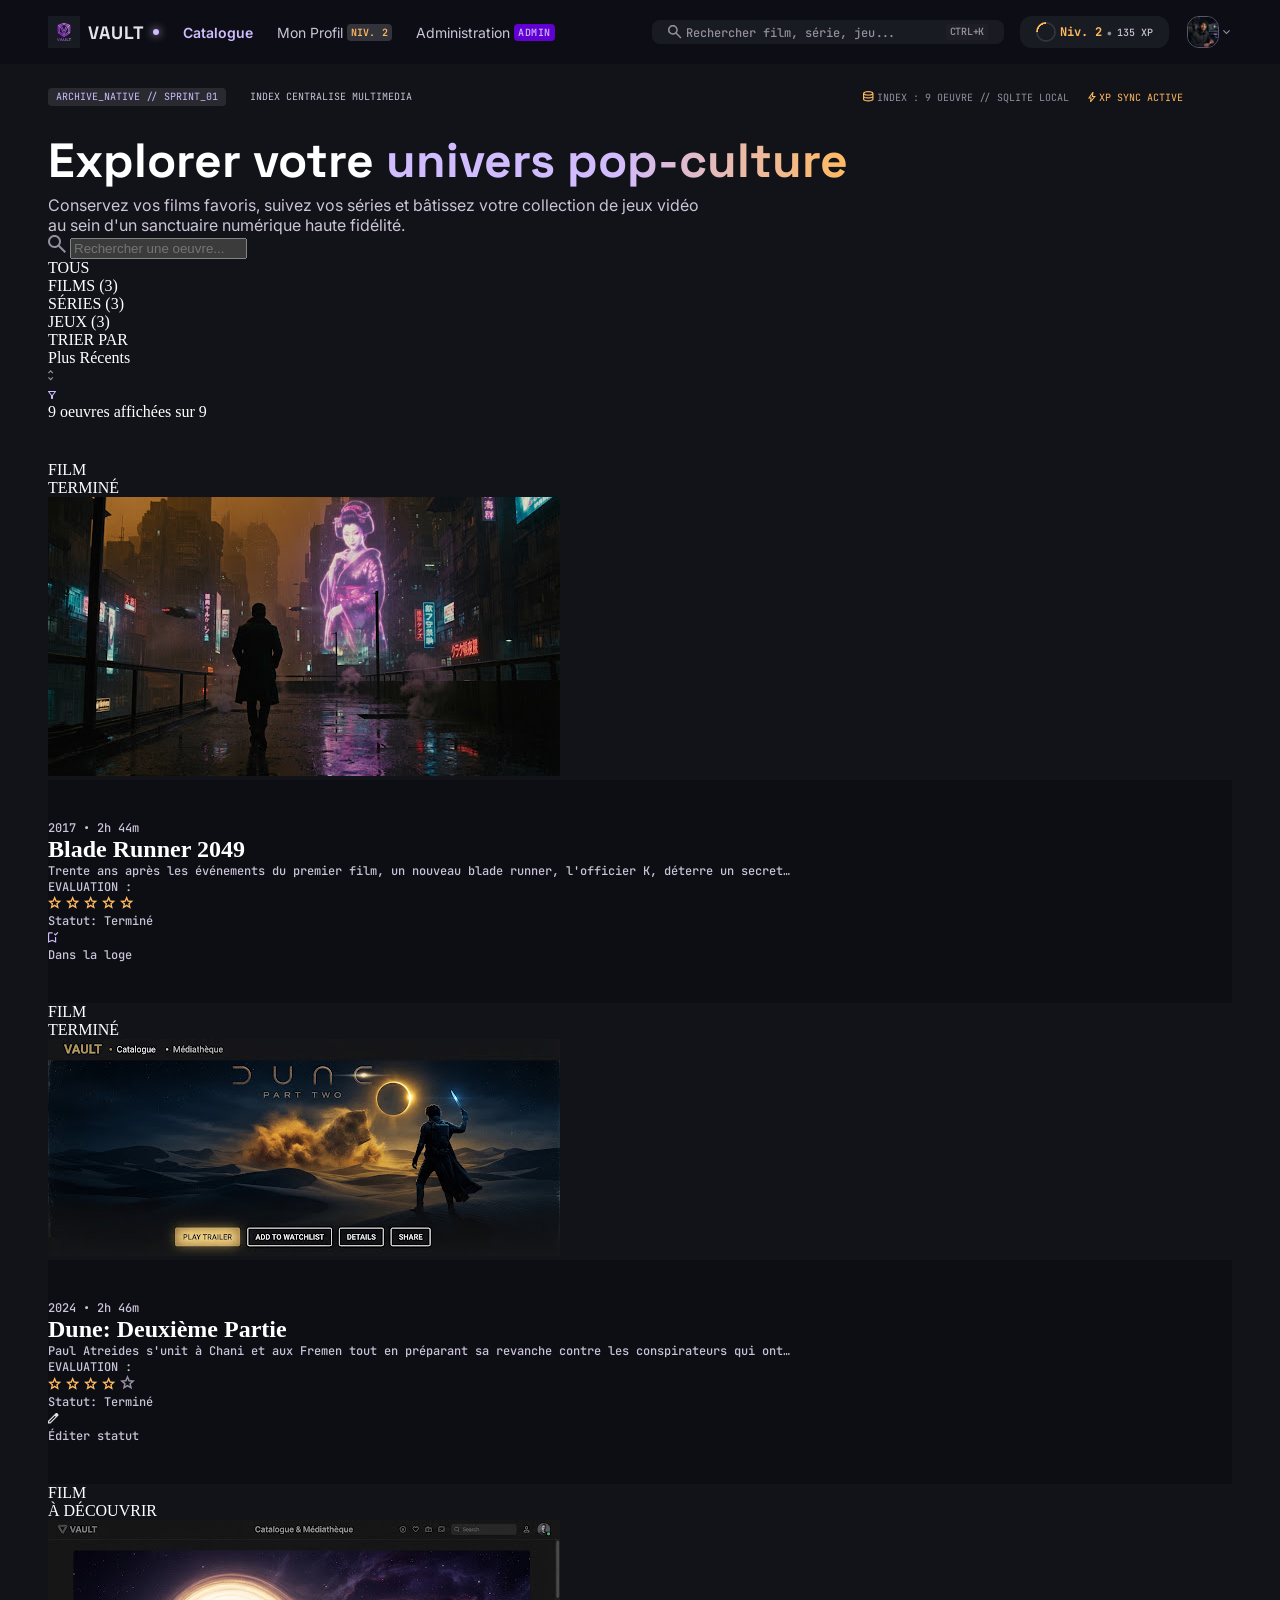
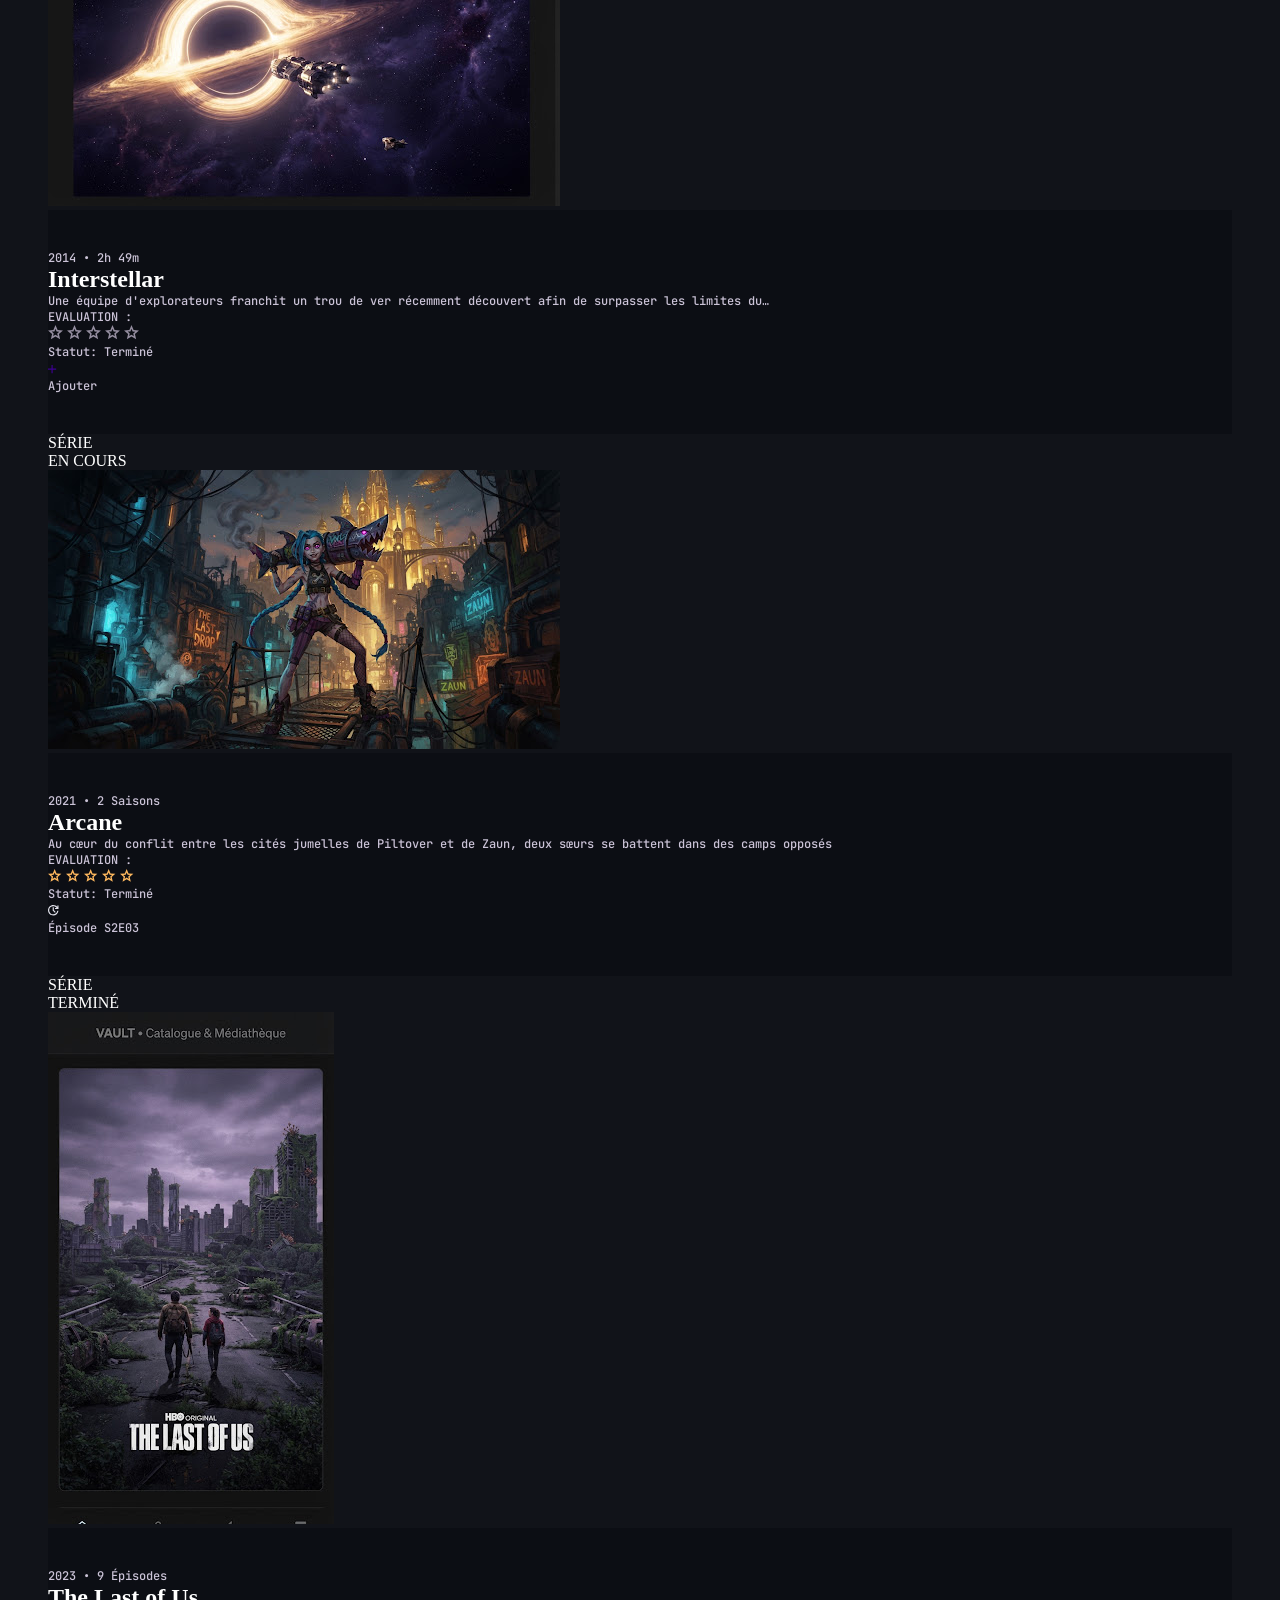
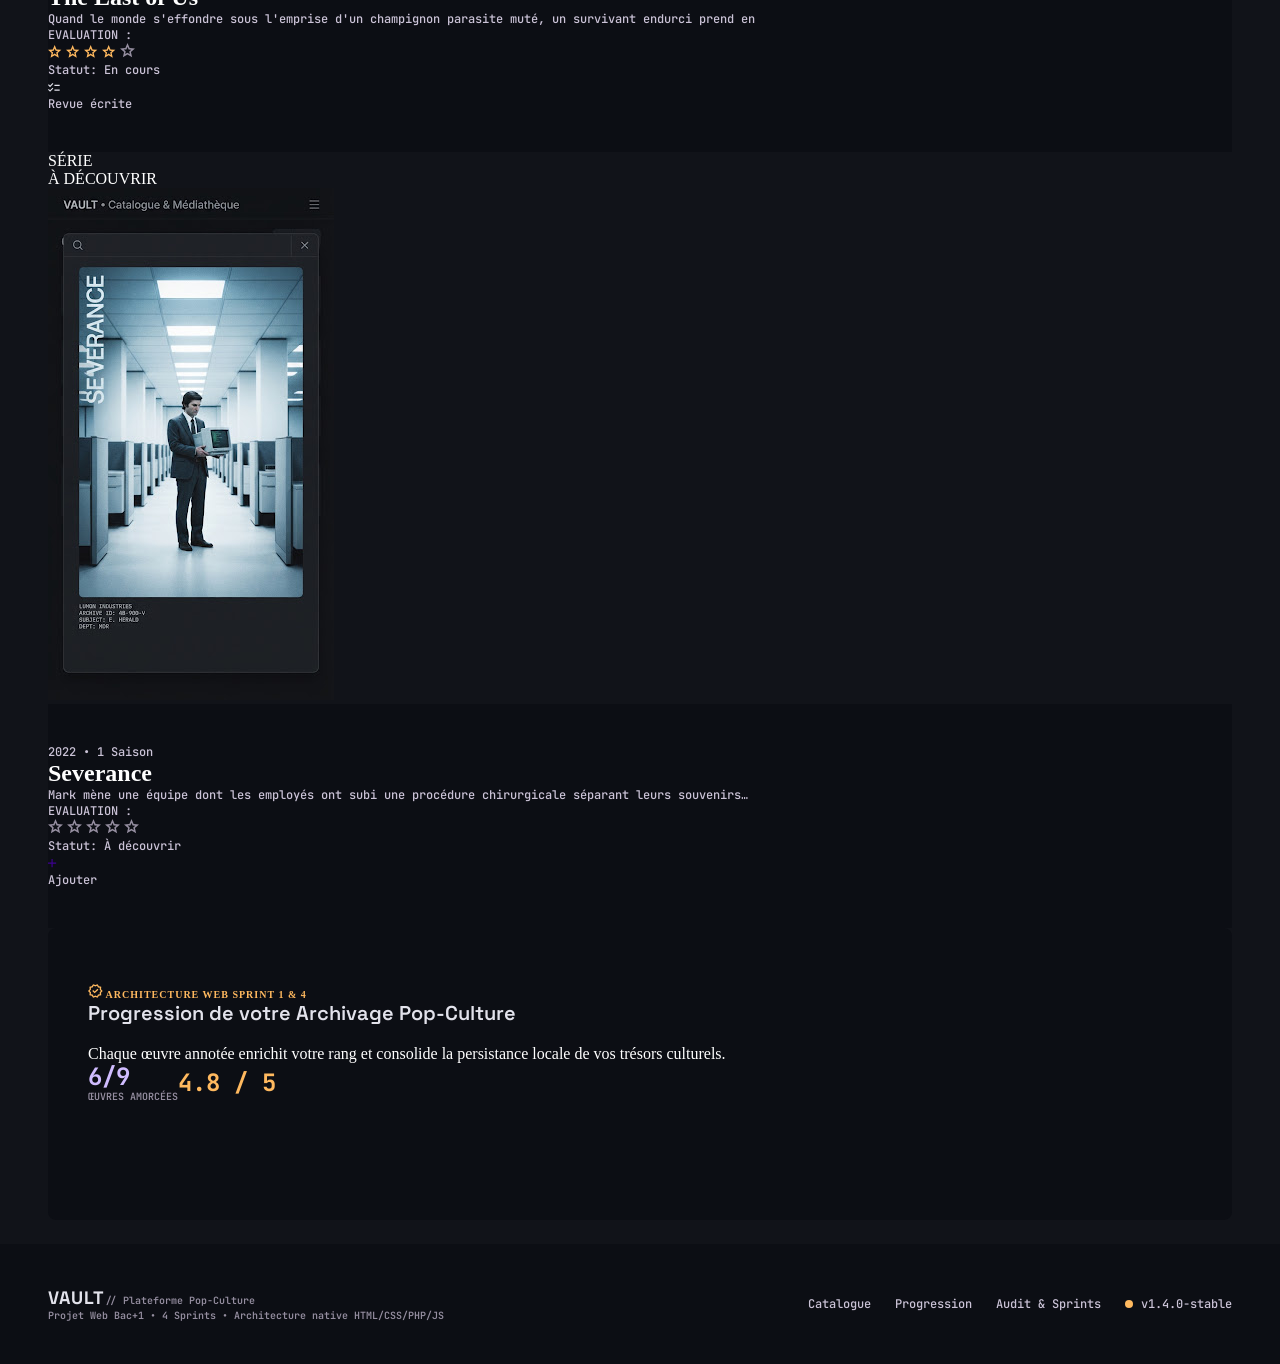
<file: index.html>
<!doctype html>
<html lang="fr">
<head>
    <meta charset="UTF-8">
    <meta name="viewport" content="width=device-width, initial-scale=1">
    <meta name="color-scheme" content="dark">
    <title>Vault - Accueil</title>
    <link rel="stylesheet" href="./assets/css/reset.css">
    <link rel="stylesheet" href="./assets/css/style.css">
    <link rel="stylesheet" href="./assets/css/components/header.css">
    <link rel="stylesheet" href="./assets/css/components/footer.css">
    <link rel="stylesheet" href="./assets/css/pages/index.css">
    <!-- Fonts  -->
    <link rel="preconnect" href="https://fonts.googleapis.com">
    <link rel="preconnect" href="https://fonts.gstatic.com" crossorigin>
    <link href="https://fonts.googleapis.com/css2?family=Inter:ital,opsz,wght@0,14..32,100..900;1,14..32,100..900&family=JetBrains+Mono:ital,wght@0,100..800;1,100..800&family=Space+Grotesk:wght@300..700&display=swap"
          rel="stylesheet">
</head>
<body>
<header>
    <div>
        <div class="main_logo_container">
            <a href="index.html" class="logo"><img src="./assets/images/icon-main.png" alt="Logo de Vault"></a>
            <h2><a href="index.html">VAULT</a></h2>
        </div>
        <nav>
            <a class="selected" href="index.html">Catalogue</a>
            <a href="profile.html">Mon Profil
                <span class="inline_level_indicator">NIV. 2</span>
            </a>
            <a href="admin.html">Administration
                <span class="inline_admin_indicator">ADMIN</span>
            </a>
        </nav>
    </div>
    <div class="right_container">
        <div class="search_bar">
            <img class="icon" src="./assets/images/magnifying-glass.svg" alt="icon de loupe">
            <input type="text" placeholder="Rechercher film, série, jeu...">
            <p class="keyboard_indicator">CTRL+K</p>
        </div>
        <div class="level_container">
            <div class="level_indicator"></div>
            <p class="level">Niv. 2</p>
            <p class="dot_separator">•</p>
            <p class="xp">135 XP</p>
        </div>
        <div class="account_menu">
            <img class="profile_picture" src="./assets/images/profil-picture.jpg" alt="Photo de profil">
            <img class="caret" src="./assets/images/arrow-down.svg" alt="Fleche vers le bas">
        </div>
    </div>
</header>
<main>
    <div class="hero-banner">
        <div class="sprint-bdd-info">
            <div class="number-index-div">
                <div class="sprint-number">
                    ARCHIVE_NATIVE // SPRINT_01
                </div>
                <div class="index">
                    INDEX CENTRALISE MULTIMEDIA
                </div>
            </div>

            <div class="bdd-xp-div">
                <div class="bdd-icon">
                    <img src="./assets/images/bdd-icon.svg" alt="icon">
                </div>
                <div class="bdd-info">
                    INDEX : 9 OEUVRE // SQLITE LOCAL
                </div>
                <div class="light-icon">
                    <img src="./assets/images/light_icon.svg" alt="icon">
                </div>
                <div class="xp-active">
                    XP SYNC ACTIVE
                </div>
            </div>
        </div>
        <h1> Explorer votre <span class="h1-color"> univers pop-culture </span></h1>

        <div class="banner-txt">
            <p>Conservez vos films favoris, suivez vos séries et bâtissez votre collection de jeux vidéo <br/>
                au sein d'un sanctuaire numérique haute fidélité.</p>
        </div>

        <div class="div-filter">
            <div class ="filter-bar">
                <div class = "div-search-bar">
                    <img class="icon-glass" src="./assets/images/icon_glass.svg" alt="icon de loupe">
                    <input class="search-bar2" type="text" placeholder="Rechercher une oeuvre...">
                </div>
                <div class ="div-nav-button">

                    <div class ="nav-button1">
                        TOUS
                    </div>
                    <div class ="nav-button2">
                        FILMS (3)
                    </div>
                    <div class ="nav-button2">
                        SÉRIES (3)
                    </div>
                    <div class ="nav-button2">
                        JEUX (3)
                    </div>
                </div>
                <div class = "div-dynamic-filter">
                    <div class="info-trie">
                        TRIER PAR
                    </div>
                    <div class="dynamic-filter">
                        <p class="type-trie"> Plus Récents </p>
                        <img class="drop-down-arrow" src="./assets/images/drop_down_arrow_icon.svg" alt="icon">

                    </div>
                </div>
            </div>
            <div class="div-nb-media">
                <div class="funnel-icon">
                    <img class="drop-down-arrow" src="./assets/images/funnel_icon.svg" alt="icon">
                </div>
                <div class ="nb-media">
                        9 oeuvres affichées sur 9
                </div>
            </div>


        </div>


    </div>
    <section id="catalogue">
        <div class="card">
            <div class="header">
                <p class="tag movie">FILM</p>
                <div class="element_status finished">
                    <div class="dot"></div>
                    <p>TERMINÉ</p>
                </div>
            </div>
            <div class="overlay_container">
                <img class="cover" src="./assets/images/content/blade_runner_cover.jpg" alt="Image de couverture de">
            </div>
            <div class="footer">
                <p class="element_infos">
                    2017 • 2h 44m
                </p>
                <div class="information_container">
                    <h2>Blade Runner 2049</h2>
                    <p class="description">Trente ans après les événements du premier film, un nouveau blade runner, l'officier K, déterre un secret…</p>
                </div>
                <div class="status_container">
                    <div class="note">
                        <p>EVALUATION :</p>
                        <div class="star_container">
                            <img src="./assets/images/star.svg" alt="Etoile de notation 1/5">
                            <img src="./assets/images/star.svg" alt="Etoile de notation 2/5">
                            <img src="./assets/images/star.svg" alt="Etoile de notation 3/5">
                            <img src="./assets/images/star.svg" alt="Etoile de notation 4/5">
                            <img src="./assets/images/star.svg" alt="Etoile de notation 5/5">
                        </div>
                    </div>
                    <div class="status">
                        <p class="state">Statut: Terminé</p>
                        <div class="state_action">
                            <img src="./assets/images/mark_check.svg" alt="Icon de marque page">
                            <p class="purple">Dans la loge</p>
                        </div>
                    </div>
                </div>
            </div>
        </div>
        <div class="card">
            <div class="header">
                <p class="tag movie">FILM</p>
                <div class="element_status finished">
                    <div class="dot"></div>
                    <p>TERMINÉ</p>
                </div>
            </div>
            <div class="overlay_container">
                <img class="cover" src="assets/images/content/dune_2_cover.jpg" alt="Image de couverture de dune">
            </div>
            <div class="footer">
                <p class="element_infos">
                    2024 • 2h 46m
                </p>
                <div class="information_container">
                    <h2>Dune: Deuxième Partie</h2>
                    <p class="description">Paul Atreides s'unit à Chani et aux Fremen tout en préparant sa revanche contre les conspirateurs qui ont…</p>
                </div>
                <div class="status_container">
                    <div class="note">
                        <p>EVALUATION :</p>
                        <div class="star_container">
                            <img src="./assets/images/star.svg" alt="Etoile de notation 1/5">
                            <img src="./assets/images/star.svg" alt="Etoile de notation 2/5">
                            <img src="./assets/images/star.svg" alt="Etoile de notation 3/5">
                            <img src="./assets/images/star.svg" alt="Etoile de notation 4/5">
                            <img src="./assets/images/star_empty.svg" alt="Etoile de notation 5/5">
                        </div>
                    </div>
                    <div class="status">
                        <p class="state">Statut: Terminé</p>
                        <div class="state_action">
                            <img src="./assets/images/pen.svg" alt="Icon de crayon">
                            <p>Éditer statut</p>
                        </div>
                    </div>
                </div>
            </div>
        </div>
        <div class="card">
            <div class="header">
                <p class="tag movie">FILM</p>
                <div class="element_status discover">
                    <div class="dot"></div>
                    <p>À DÉCOUVRIR</p>
                </div>
            </div>
            <div class="overlay_container">
                <img class="cover" src="./assets/images/content/interstellar_cover.jpg" alt="Image de couverture du film interstellar">
            </div>
            <div class="footer">
                <p class="element_infos">
                    2014 • 2h 49m
                </p>
                <div class="information_container">
                    <h2>Interstellar</h2>
                    <p class="description">Une équipe d'explorateurs franchit un trou de ver récemment découvert afin de surpasser les limites du…</p>
                </div>
                <div class="status_container">
                    <div class="note">
                        <p>EVALUATION :</p>
                        <div class="star_container">
                            <img src="./assets/images/star_empty.svg" alt="Etoile de notation 1/5">
                            <img src="./assets/images/star_empty.svg" alt="Etoile de notation 2/5">
                            <img src="./assets/images/star_empty.svg" alt="Etoile de notation 3/5">
                            <img src="./assets/images/star_empty.svg" alt="Etoile de notation 4/5">
                            <img src="./assets/images/star_empty.svg" alt="Etoile de notation 5/5">
                        </div>
                    </div>
                    <div class="status">
                        <p class="state">Statut: Terminé</p>
                        <div class="state_action to_add">
                            <img src="./assets/images/plus.svg" alt="Icon de plus">
                            <p>Ajouter</p>
                        </div>
                    </div>
                </div>
            </div>
        </div>

        <div class="card">
            <div class="header">
                <p class="tag serie">SÉRIE</p>
                <div class="element_status ongoing">
                    <div class="dot"></div>
                    <p>EN COURS</p>
                </div>
            </div>
            <div class="overlay_container">
                <img class="cover" src="./assets/images/content/arcane_cover.jpg" alt="Image de couverture de Arcane">
            </div>
            <div class="footer">
                <p class="element_infos">
                    2021 • 2 Saisons
                </p>
                <div class="information_container">
                    <h2>Arcane</h2>
                    <p class="description">Au cœur du conflit entre les cités jumelles de Piltover et de Zaun, deux sœurs se battent dans des camps opposés</p>
                </div>
                <div class="status_container">
                    <div class="note">
                        <p>EVALUATION :</p>
                        <div class="star_container">
                            <img src="./assets/images/star.svg" alt="Etoile de notation 1/5">
                            <img src="./assets/images/star.svg" alt="Etoile de notation 2/5">
                            <img src="./assets/images/star.svg" alt="Etoile de notation 3/5">
                            <img src="./assets/images/star.svg" alt="Etoile de notation 4/5">
                            <img src="./assets/images/star.svg" alt="Etoile de notation 5/5">
                        </div>
                    </div>
                    <div class="status">
                        <p class="state">Statut: Terminé</p>
                        <div class="state_action">
                            <img src="./assets/images/rewind.svg" alt="Icon de retours en arrière">
                            <p>Épisode S2E03</p>
                        </div>
                    </div>
                </div>
            </div>
        </div>
        <div class="card">
            <div class="header">
                <p class="tag serie">SÉRIE</p>
                <div class="element_status finished">
                    <div class="dot"></div>
                    <p>TERMINÉ</p>
                </div>
            </div>
            <div class="overlay_container">
                <img class="cover" src="./assets/images/content/the_last_of_us_cover.jpg" alt="Image de couverture de The last of us">
            </div>
            <div class="footer">
                <p class="element_infos">
                    2023 • 9 Épisodes
                </p>
                <div class="information_container">
                    <h2>The Last of Us</h2>
                    <p class="description">Quand le monde s'effondre sous l'emprise d'un champignon parasite muté, un survivant endurci prend en</p>
                </div>
                <div class="status_container">
                    <div class="note">
                        <p>EVALUATION :</p>
                        <div class="star_container">
                            <img src="./assets/images/star.svg" alt="Etoile de notation 1/5">
                            <img src="./assets/images/star.svg" alt="Etoile de notation 2/5">
                            <img src="./assets/images/star.svg" alt="Etoile de notation 3/5">
                            <img src="./assets/images/star.svg" alt="Etoile de notation 4/5">
                            <img src="./assets/images/star_empty.svg" alt="Etoile de notation 5/5">
                        </div>
                    </div>
                    <div class="status">
                        <p class="state">Statut: En cours</p>
                        <div class="state_action">
                            <img src="./assets/images/check_list.svg" alt="Icon de crayon">
                            <p>Revue écrite</p>
                        </div>
                    </div>
                </div>
            </div>
        </div>
        <div class="card">
            <div class="header">
                <p class="tag serie">SÉRIE</p>
                <div class="element_status discover">
                    <div class="dot"></div>
                    <p>À DÉCOUVRIR</p>
                </div>
            </div>
            <div class="overlay_container">
                <img class="cover" src="./assets/images/content/severance_cover.jpg" alt="Image de couverture de la série Severance">
            </div>
            <div class="footer">
                <p class="element_infos">
                    2022 • 1 Saison
                </p>
                <div class="information_container">
                    <h2>Severance</h2>
                    <p class="description">Mark mène une équipe dont les employés ont subi une procédure chirurgicale séparant leurs souvenirs…</p>
                </div>
                <div class="status_container">
                    <div class="note">
                        <p>EVALUATION :</p>
                        <div class="star_container">
                            <img src="./assets/images/star_empty.svg" alt="Etoile de notation 1/5">
                            <img src="./assets/images/star_empty.svg" alt="Etoile de notation 2/5">
                            <img src="./assets/images/star_empty.svg" alt="Etoile de notation 3/5">
                            <img src="./assets/images/star_empty.svg" alt="Etoile de notation 4/5">
                            <img src="./assets/images/star_empty.svg" alt="Etoile de notation 5/5">
                        </div>
                    </div>
                    <div class="status">
                        <p class="state">Statut: À découvrir</p>
                        <div class="state_action to_add">
                            <img src="./assets/images/plus.svg" alt="Icon de plus">
                            <p>Ajouter</p>
                        </div>
                    </div>
                </div>
            </div>
        </div>
    </section>
    <section>
    <div class="banner">

        <div>
            <p class="banner_texte">
            <img class="banner_icon" width="14.67px" height="14px" src="./assets/icon/Icon.svg" alt="Logo de Vault">    
            ARCHITECTURE WEB SPRINT 1 & 4

            </p>
            <p class="banner_texte1"> Progression de votre Archivage Pop-Culture

            </p>
            <p class="banner_texte2">
            <p>Chaque œuvre annotée enrichit votre rang et consolide la persistance locale de vos 
                trésors culturels.
            </p>

            
            <div class="banner_text6">
                <div>
                    <p class="banner_text3">6/9

                    </p>
                    <P class="banner_text4">
                        ŒUVRES AMORCÉES
                    </P>
                </div>
                <div>
                    <p class="banner_text5">4.8 / 5</p>
                </div>

            </div>

        </div>
        <div>

        </div>
    </div>
</section>
</main>
<footer class="footer">
    <div class="footer-div">
        <div class="footer-projet">
            <p><span class="vault-section">VAULT</span><span class="text-projet">// Plateforme Pop-Culture</span></p>
            <p class="text-projet">Projet Web Bac+1 • 4 Sprints • Architecture native HTML/CSS/PHP/JS</p>
        </div>
        <div class="footer-section">
            <p class="text-section">Catalogue</p>
            <p class="text-section">Progression</p>
            <p class="text-section">Audit & Sprints</p>
            <div class="text-section" style="display: flex; align-items: center; gap: 8px;">
                <p class="color-dot"></p>
                <span>v1.4.0-stable</span>
            </div>
        </div>

    </div>
</footer>
</body>
</html>
</file>
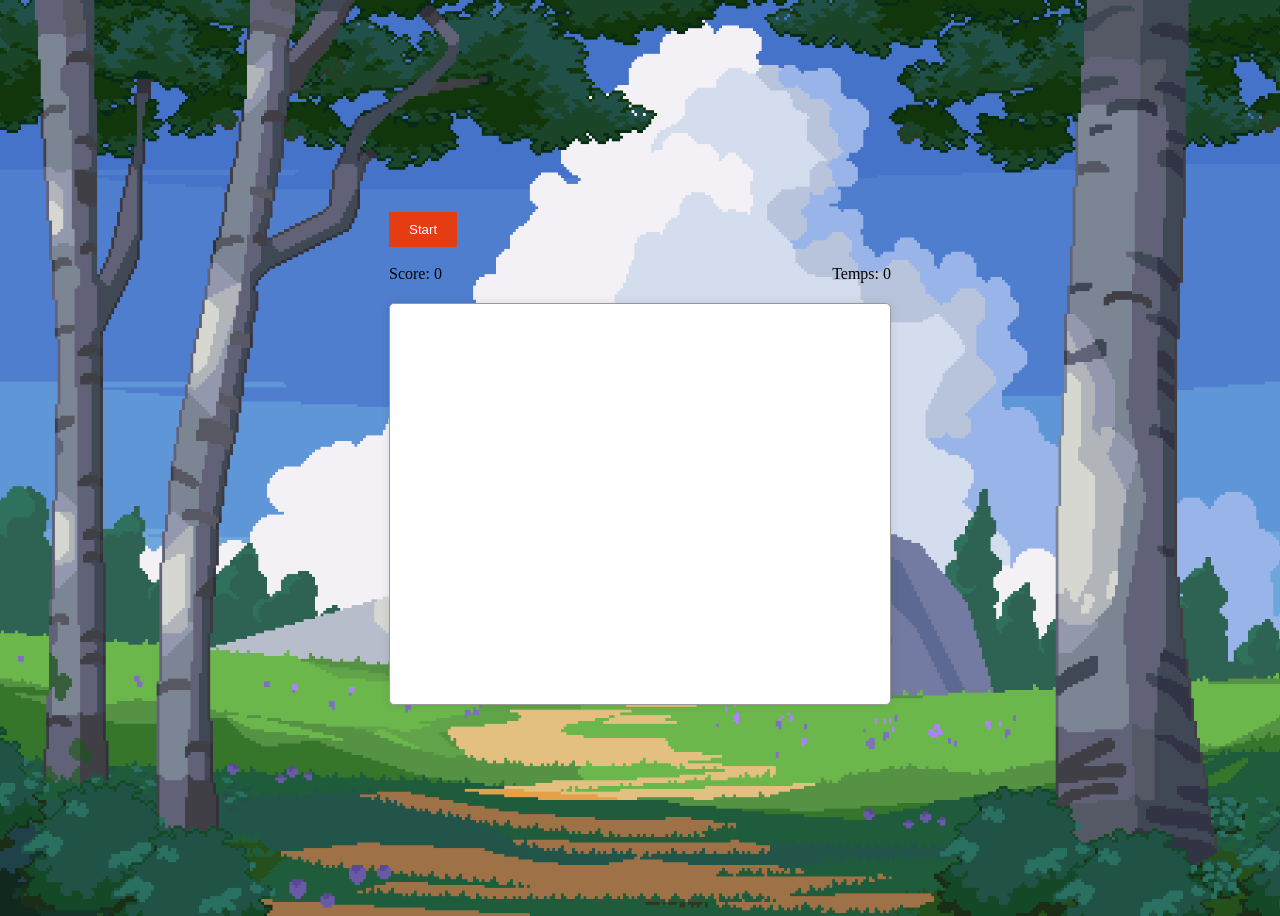
<file: assets/games/pac-shoot/index.html>
<!DOCTYPE html>
<html lang="en">
<head>
    <meta charset="UTF-8">
    <meta name="viewport" content="width=device-width, initial-scale=1.0">
    <title>Shooter Game</title>
    <link rel="stylesheet" href="style.css">
</head>
<body>

    <div class = "game">
        <button class="start-button">Start</button>
        <div class = "game-info">
            <span class = "score">Score: 0</span>
            <span class = "timer">Temps: 0</span>
        </div>
        <div class = "container">
        </div>
    </div>
    
    <script src="script.js"></script>
</body>
</html>
</file>
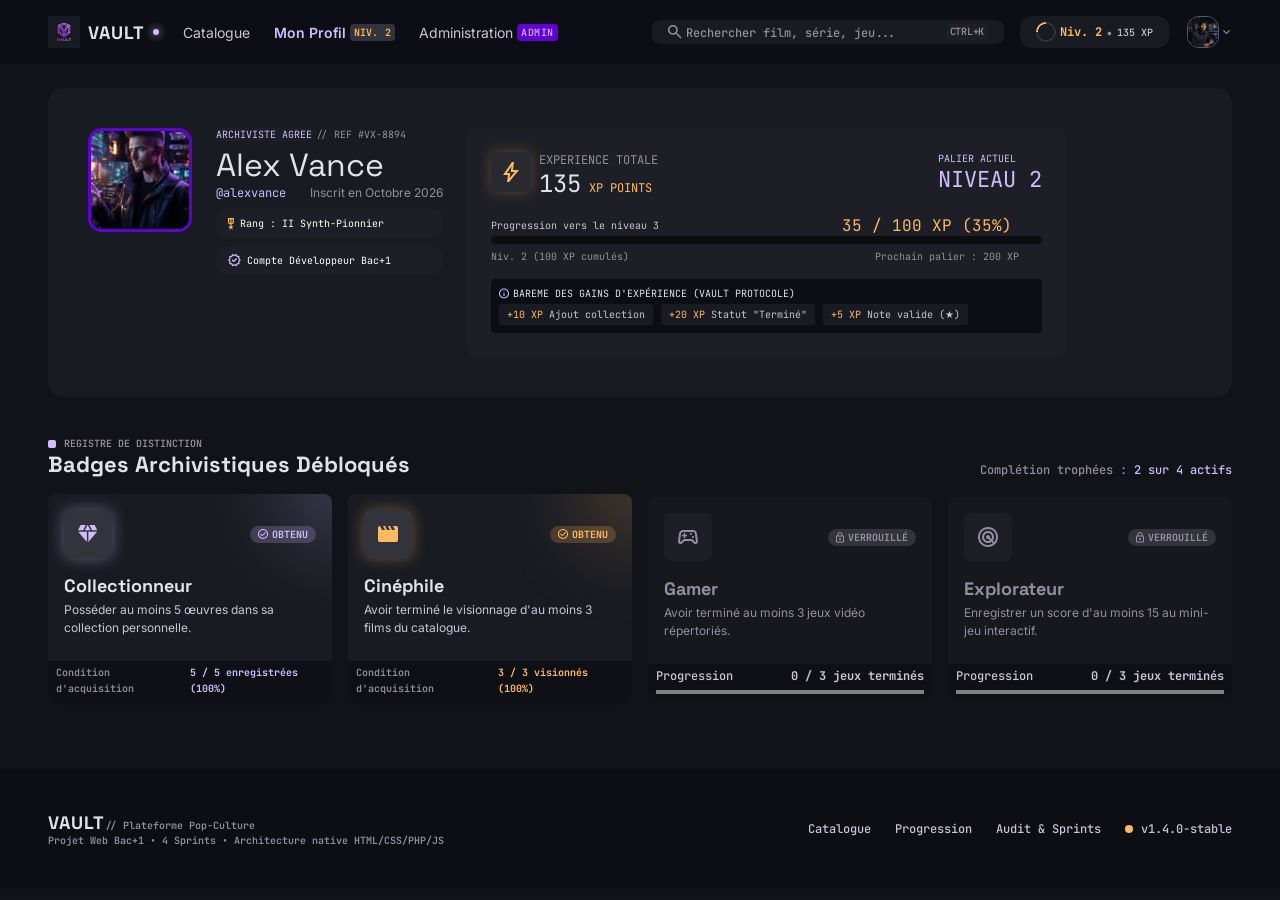
<file: profile.html>
<!doctype html>
<html lang="fr">
<head>
    <meta charset="UTF-8">
    <meta name="viewport" content="width=device-width, initial-scale=1">
    <meta name="color-scheme" content="dark">
    <title>Vault - Mon profil</title>
    <link rel="stylesheet" href="./assets/css/reset.css">
    <link rel="stylesheet" href="./assets/css/style.css">
    <link rel="stylesheet" href="./assets/css/components/header.css">
    <link rel="stylesheet" href="./assets/css/components/footer.css">
    <link rel="stylesheet" href="./assets/css/pages/profile.css">
    <!-- Fonts  -->
    <link rel="preconnect" href="https://fonts.googleapis.com">
    <link rel="preconnect" href="https://fonts.gstatic.com" crossorigin>
    <link href="https://fonts.googleapis.com/css2?family=Inter:ital,opsz,wght@0,14..32,100..900;1,14..32,100..900&family=JetBrains+Mono:ital,wght@0,100..800;1,100..800&family=Space+Grotesk:wght@300..700&display=swap"
          rel="stylesheet">
</head>
<body>
<header>
    <div>
        <div class="main_logo_container">
            <a href="index.html" class="logo"><img src="./assets/images/icon-main.png" alt="Logo de Vault"></a>
            <h2><a href="index.html">VAULT</a></h2>
        </div>
        <nav>
            <a href="index.html">Catalogue</a>
            <a class="selected" href="profile.html">Mon Profil
                <span class="inline_level_indicator">NIV. 2</span>
            </a>
            <a href="admin.html">Administration
                <span class="inline_admin_indicator">ADMIN</span>
            </a>
        </nav>
    </div>
    <div class="right_container">
        <div class="search_bar">
            <img class="icon" src="./assets/images/magnifying-glass.svg" alt="icon de loupe">
            <input type="text" placeholder="Rechercher film, série, jeu...">
            <p class="keyboard_indicator">CTRL+K</p>
        </div>
        <div class="level_container">
            <div class="level_indicator"></div>
            <p class="level">Niv. 2</p>
            <p class="dot_separator">•</p>
            <p class="xp">135 XP</p>
        </div>
        <div class="account_menu">
            <img class="profile_picture" src="./assets/images/profil-picture.jpg" alt="Photo de profil">
            <img class="caret" src="./assets/images/arrow-down.svg" alt="Fleche vers le bas">
        </div>
    </div>
</header>
<main>
    <div class="profile">
        <div class="profile2">

            <img class="profile_picture2" src="./assets/images/profil-picture2.jpg" alt="Photo de profil">
            <div>

                <div class="title-ref-div">
                    <p class="title"> ARCHIVISTE AGREE</p>
                    <p class="ref">  // REF #VX-8894</p>
                </div>
                <div class="name">
                    Alex Vance
                </div>

                <div class="id-infoDate-div">
                    <div class="id">
                        @alexvance
                    </div>
                    <div class="info-date">
                        Inscrit en Octobre 2026
                    </div>
                </div>

                <div class="rang-statut-div">
                    <div class="rang">
                        <img src="./assets/images/rang-icon.svg" alt="icone">
                        <p> Rang : II Synth-Pionnier </p>
                    </div>
                    <div class="statut">
                        <img src="assets/images/certification-icon.svg" alt="icone">
                        <p> Compte Développeur Bac+1 </p>
                    </div>
                </div>
            </div>

            <div class="info-profile">
                <div class="xp-div">
                    <div class="lightning-frame">
                        <img src="assets/images/lightning-icon.svg" alt="icone">
                    </div>
                    <div>
                        <div class="xp-info">
                            EXPERIENCE TOTALE
                        </div>
                        <div class =xp-points-label-div>
                            <p class="xp-points"> 135 </p>
                            <p class="xp-label"> XP POINTS </p>
                        </div>
                    </div>
                    <div>
                        <div class="current-tier">
                            PALIER ACTUEL
                        </div>
                        <div class="current-level">
                            NIVEAU 2
                        </div>
                    </div>
                </div>
                <div class="progression-info">
                    <div class="title-value-div">
                        <div class="progress-title">
                            Progression vers le niveau 3
                        </div>
                        <div class="progress-value">
                            35 / 100 XP (35%)
                        </div>

                    </div>
                </div>
                <div class="progress-bar-xp">
                </div>
                <div class="level-current-next-div">
                    <div class="level-current">
                        Niv. 2 (100 XP cumulés)
                    </div>
                    <div class="level-next">
                        Prochain palier : 200 XP
                    </div>
                </div>
                <!-- creation of the experience point scale -->
                <div class="scale">
                    <div class="information-scale">
                        <img src="assets/images/info-icon.svg" alt="icone">
                        <p> BAREME DES GAINS D'EXPÉRIENCE (VAULT PROTOCOLE) </p>
                    </div>

                    <div class="new-xp">
                        <div class ="new-xp-info">
                            <p class="xp-count">
                                +10 XP
                            </p>
                            <p class="xp-label2">
                                Ajout collection
                            </p>
                        </div>
                        <div class ="new-xp-info">
                            <p class="xp-count">
                                +20 XP
                            </p>
                            <p class="xp-label2">
                                Statut "Terminé"
                            </p>
                        </div>
                        <div class ="new-xp-info">
                            <p class="xp-count">
                                +5 XP
                            </p>
                            <p class="xp-label2">
                                Note valide (★)
                            </p>
                        </div>

                    </div>
                </div>



            </div>

        </div>

    </div>

    <section id="badges">
        <div class="title_container">
            <div>
                <p class="subtitle">REGISTRE DE DISTINCTION</p>
                <h2>Badges Archivistiques Débloqués</h2>
            </div>
            <div>
                <p>
                    Complétion trophées : <span>2 sur 4 actifs</span>
                </p>
            </div>
        </div>
        <div class="badges_container">
            <div class="badge purple">
                <div class="content">
                    <div class="header">
                        <div class="icon_container">
                            <img src="assets/images/diamond_purple.svg" alt="Icon de diamant">
                        </div>
                        <div class="status">
                            <img src="assets/images/check_purple.svg" alt="Icon de coche">
                            <p>OBTENU</p>
                        </div>
                    </div>
                    <div class="main">
                        <h3>Collectionneur</h3>
                        <p>Posséder au moins 5 œuvres dans sa collection personnelle.</p>
                    </div>
                </div>
                <div class="footer">
                    <div class="objective">
                        <p>Condition d'acquisition</p>
                        <p class="colored">5 / 5 enregistrées (100%)</p>
                    </div>
                </div>
            </div>
            <div class="badge gold">
                <div class="content">
                    <div class="header">
                        <div class="icon_container">
                            <img src="assets/images/clap_gold.svg" alt="Icon de clap">
                        </div>
                        <div class="status">
                            <img src="assets/images/check_gold.svg" alt="Icon de coche">
                            <p>OBTENU</p>
                        </div>
                    </div>
                    <div class="main">
                        <h3>Cinéphile</h3>
                        <p>Avoir terminé le visionnage d'au moins 3 films du catalogue.</p>
                    </div>
                </div>
                <div class="footer">
                    <div class="objective">
                        <p>Condition d'acquisition</p>
                        <p class="colored">3 / 3 visionnés (100%)</p>
                    </div>
                </div>
            </div>
            <div class="badge locked">
                <div class="content">
                    <div class="header">
                        <div class="icon_container">
                            <img src="assets/images/controller.svg" alt="Icon de manette de jeu">
                        </div>
                        <div class="status">
                            <img src="assets/images/lock.svg" alt="Icon de cadenas">
                            <p>VERROUILLÉ</p>
                        </div>
                    </div>
                    <div class="main">
                        <h3>Gamer</h3>
                        <p>Avoir terminé au moins 3 jeux vidéo répertoriés.</p>
                    </div>
                </div>
                <div class="footer">
                    <div class="progress">
                        <div class="header">
                            <p>Progression</p>
                            <p class="obj">0 / 3 jeux terminés</p>
                        </div>
                        <progress max="100" value="0" class="progress_bar"></progress>
                    </div>
                </div>
            </div>
            <div class="badge locked">
                <div class="content">
                    <div class="header">
                        <div class="icon_container">
                            <img src="assets/images/target.svg" alt="Icon de cible">
                        </div>
                        <div class="status">
                            <img src="assets/images/lock.svg" alt="Icon de cadenas">
                            <p>VERROUILLÉ</p>
                        </div>
                    </div>
                    <div class="main">
                        <h3>Explorateur</h3>
                        <p>Enregistrer un score d'au moins 15 au mini-jeu interactif.</p>
                    </div>
                </div>
                <div class="footer">
                    <div class="progress">
                        <div class="header">
                            <p>Progression</p>
                            <p class="obj">0 / 3 jeux terminés</p>
                        </div>
                        <progress max="100" value="0" class="progress_bar"></progress>
                    </div>
                </div>
            </div>
        </div>
    </section>

</main>
<footer class="footer">
        <div class="footer-div">
            <div class="footer-projet">
                <p><span class="vault-section">VAULT</span><span class="text-projet">// Plateforme Pop-Culture</span></p>
                <p class="text-projet">Projet Web Bac+1 • 4 Sprints • Architecture native HTML/CSS/PHP/JS</p>
            </div>
            <div class="footer-section">
                <p class="text-section">Catalogue</p>
                <p class="text-section">Progression</p>
                <p class="text-section">Audit & Sprints</p>
                <div class="text-section" style="display: flex; align-items: center; gap: 8px;">
                    <p class="color-dot"></p>
                    <span>v1.4.0-stable</span>
                </div>
            </div>

        </div>
    </footer>
    
</body>
</html>
</file>
<file: assets/css/style.css>
body {
    background-color: #111319;
}

body > main {
    padding: 24px 48px;
}
</file>
<file: assets/css/components/header.css>
/* En-tête partagé : placement du logo, des liens et du compte. */
body > header {
    display: flex;
    align-items: center;
    justify-content: space-between;
    padding: 0 48px;
    height: 64px;
    white-space: nowrap;
    gap: 24px;
    font-family: Inter, sans-serif;
    background-color: #0C0E14D9;
}

body > header > div {
    gap: 24px;
    display: flex;
    align-items: center;
}

body > header div.right_container {
    gap: 16px;
}

body > header a {
    text-decoration: none;
    color: inherit;
}

/* Logo et navigation ; la page courante distingue son lien. */
body > header .main_logo_container {
    display: flex;
    align-items: center;
    gap: 8px;
    font-family: "Space Grotesk", sans-serif;
}

body > header .main_logo_container::after {
    content: "";
    display: block;
    width: 6px;
    height: 6px;
    background-color: #D0BCFF;
    border-radius: 50%;
    box-shadow: 0 0 8px 0 #D0BCFF;

}

body > header .main_logo_container .logo {
    height: 32px;
}

body > header .main_logo_container .logo img {
    height: 100%;
}

body > header .main_logo_container h2 {
    font-weight: 700;
    font-size: 18px;
    letter-spacing: 0.9px;
    color: #E2E2EB;
}

body > header nav {
    display: flex;
    align-items: baseline;
    gap: 24px;
}

body > header nav a {
    color: #CBC3D7;
    font-size: 14px;
    font-weight: 400;
    display: flex;
    align-items: center;
    gap: 4px;
}

body > header nav a.selected {
    color: #D0BCFF;
    font-weight: 600;
}

/* Actions de connexion, inscription et déconnexion, avec focus clavier. */
body > header a.register-link {
    padding: 6px 12px;
    border-radius: 6px;
    background-color: #D0BCFF;
    color: #0C0E14;
    font-weight: 600;
}

body > header a.register-link:hover {
    background-color: #C9AEFF;
}

body > header a.register-link:focus-visible,
body > header .login-link:focus-visible,
body > header .logout-button:focus-visible {
    outline: 2px solid #E2E2EB;
    outline-offset: 3px;
}

body > header .auth-actions {
    display: flex;
    align-items: center;
    gap: 12px;
}

body > header .login-link,
body > header .logout-button {
    padding: 6px 12px;
    border: 1px solid #D0BCFF;
    border-radius: 6px;
    color: #D0BCFF;
    background-color: transparent;
    font: inherit;
    font-size: 14px;
    cursor: pointer;
}

body > header a.register-link {
    font-size: 14px;
}

body > header .logout-form {
    margin: 0;
}

body > header .account-name {
    max-width: 140px;
    overflow: hidden;
    text-overflow: ellipsis;
    font-size: 14px;
}

body > header nav a .inline_level_indicator {
    background-color: #33343B;
    padding: 2px 4px;
    border-radius: 4px;
    font-size: 10px;
    font-weight: 600;
    letter-spacing: 0.25px;
    color: #FFB95F;
    font-family: "JetBrains Mono", sans-serif;
}

body > header nav a .inline_admin_indicator {
    background-color: #6001D1;
    padding: 2px 4px;
    border-radius: 4px;
    font-size: 10px;
    font-weight: 600;
    letter-spacing: 0.5px;
    color: #C9AEFF;
    font-family: "JetBrains Mono", sans-serif;
}

/* Recherche et indicateurs ; jauge : https://nikitahl.com/circle-progress-bar-css. */
body > header .search_bar {
    display: flex;
    align-items: center;
    background-color: #191B22;
    gap: 4px;
    padding: 4px 16px;
    border-radius: 8px;
}

body > header .search_bar input {
    min-width: 256px;
    background-color: transparent;
    border: none;
    padding: 0;
}

body > header .search_bar .icon {
    height: 13.5px;
}

body > header .search_bar .keyboard_indicator {
    padding: 2px 4px;
    background-color: #1E1F26;
    border-radius: 2px;
    font-weight: 600;
    font-size: 10px;
    color: #958EA0;
    letter-spacing: -0.25px;
    line-height: 12px;
    font-family: "JetBrains Mono", sans-serif;
}

body > header .search_bar input::placeholder {
    font-size: 12px;
    font-weight: 500;
    vertical-align: middle;
    color: #958EA0;
    font-family: "JetBrains Mono", sans-serif;
}

body > header .level_container {
    display: flex;
    align-items: center;
    padding: 6px 16px;
    background-color: #191B22;
    border-radius: 12px;
    gap: 4px;
    font-size: 12px;
    font-weight: 700;
    font-family: "JetBrains Mono", sans-serif;
}

body > header .level_container .level_indicator {
    --percentage: 25%;
    height: 20px;
    width: 20px;
    border-radius: 50%;
    background: radial-gradient(closest-side, #191B22 79%, transparent 80% 100%),
    conic-gradient(#33343B calc(100% - var(--percentage)), #FFB95F 0);
}

body > header .level_container .level {
    color: #FFB95F;
}

body > header .level_container .dot_separator {
    font-weight: 400;
    font-family: Inter, sans-serif;
    color: #958EA0;
}

body > header .level_container .xp {
    font-size: 10px;
    font-weight: 500;
    color: #CBC3D7;
}

/* Présentation de l'avatar et des éléments du compte. */
body > header .account_menu {
    display: flex;
    align-items: center;
    gap: 4px;
    padding: 2px;
}

body > header .account_menu .profile_picture {
    height: 32px;
    border-radius: 12px;
    border: 1px solid #D0BCFF66;
}

body > header .account_menu .caret {
    width: 7px;
}

/* Adaptation des éléments et des lignes selon la largeur de l'écran. */
@media screen and (max-width: 1170px) {
    body > header .level_container {
        display: none;
    }
}

@media screen and (max-width: 1000px) {
    body > header .search_bar {
        display: none;
    }
}

@media screen and (max-width: 640px) {
    body > header nav a .inline_level_indicator,
    body > header nav a .inline_admin_indicator {
        display: none;
    }

    body > header {
        height: auto;
        min-height: 64px;
        flex-wrap: wrap;
        padding: 12px 15px;
        gap: 12px;
    }

    body > header > div,
    body > header nav {
        gap: 12px;
    }

    body > header .account-name {
        display: none;
    }
}

@media screen and (max-width: 530px) {
    body > header .main_logo_container h2 {
        display: none;
    }

    body > header > div:first-child {
        width: 100%;
        flex-wrap: wrap;
    }

    body > header nav {
        flex: 1 1 100%;
        flex-wrap: wrap;
    }
}
</file>
<file: assets/css/components/footer.css>
.footer {
    background-color: #0C0E14;
    /* height: 120px;   */
    padding-top: 40px;
    padding-bottom: 40px;
}

.footer-div {
    display: flex;
    justify-content: space-between;
    align-items: center;
    padding-right: 48px;
    padding-left: 48px;
    height: 40px;
}

.footer-section {
    display: flex;
    justify-content: space-between;
    align-items: center;
    gap: 24px;
    height: 20px;
}

.footer a,
.footer p,
.footer .text-section {
    text-decoration: none;
    font-weight: 500;
    font-family: 'JetBrains Mono', serif;
    font-size: 12px;
    font-style: medium;
    line-height: 16px;
    color: #CBC3D7;
}

.footer .text-projet {
    color: #958EA0;
    font-weight: 600;
    font-style: bold;
    font-size: 10px;
    line-height: 12px;
}

.footer .vault-section {
    font-family: 'space grotesk', serif;
    color: #E2E2EB;
    font-weight: 700;
    font-size: 18px;
    line-height: 24px;
    letter-spacing: 0.9px;
    text-transform: uppercase;
}

.footer .color-dot {
    height: 8px;
    width: 8px;
    background-color: #FFB95F;
    border-radius: 50%;
}

.footer .text-version {
    font-family: 'JetBrains Mono', serif;
    font-size: 12px;
    color: #CBC3D7;
    background: #1d1f27;
    border-radius: 4px;
    padding: 2px 6px;
}
</file>
<file: assets/css/pages/index.css>
/** Section hero banner*/

.hero-banner {
    margin-bottom: 40px;

}

.sprint-bdd-info {
    display: flex;
    width: 100%;
}

.number-index-div {
    display: flex;
    gap: 16px;
}

.sprint-number {
    padding: 2px 8px;
    background: #282A30;
    border-radius: 4px;
    color: #D0BCFF;
    font-family: "JetBrains Mono", sans-serif;
    font-size: 10px;
}

.index {
    padding: 2px 8px;
    color: #CBC3D7;
    font-family: "JetBrains Mono", sans-serif;
    font-size: 10px;
}

.bdd-xp-div {
    display: flex;
    justify-content: space-between;
    gap: 3px;
    align-items: center;

}

.bdd-icon {
    margin-left: 443px;
}

.bdd-info {
    display: flex;
    color: #958EA0;
    font-family: "JetBrains Mono", sans-serif;
    font-size: 10px;
    margin-right: 16px;
}


.xp-active {
    display: flex;
    gap: 1px;
    font-family: "JetBrains Mono", sans-serif;
    font-size: 10px;
    color: #FFB95F;

}

h1 {
    margin-top: 24px;
    font-family: "Space Grotesk", sans-serif;
    font-size: 48px;

}

.h1-color {
    color: transparent;
    background-clip: text;
    background-image: linear-gradient(90deg, #D0BCFF 0%, #D2BBFF 50%, #FFB95F 100%);
}

.banner-txt {
    margin-top: 4px;
    font-family: Inter, serif;
    font-size: 16px;
    color: #CBC3D7;
}


/** Section Catalogue */

body main section#catalogue {
    width: 100%;

}

body main section#catalogue .div-filter {
    margin-top: 24px;
    background: #191B22;
    border-radius: 8px;
    margin-bottom: 24px;
    padding: 16px 16px;
}

body main section#catalogue .div-filter .filter-bar {
    display: flex;
    gap: 16px;
}

body main section#catalogue .div-filter .div-search-bar {
    display: flex;
    background: #33343B99;
    border-radius: 4px;
    align-items: center;
    padding: 12px 16px 12px 19px;

}

body main section#catalogue .div-filter .search-bar2 {
    color: #958EA0;
    font-family: "JetBrains Mono", sans-serif;
    font-size: 12px;
    width: 470px;
    margin-left: 7px;
    background: transparent;
    border: none;
    outline: none;
}

body main section#catalogue .div-filter .div-nav-button {
    display: flex;
    gap: 4px;
}

body main section#catalogue .div-filter .div-nav-button .nav-button {
    width: 0;
    height: 0;
    opacity: 0;
}

body main section#catalogue .div-filter .div-nav-button .nav-button + label {
    padding-left: 16px;
    padding-right: 16px;
    display: flex;
    align-items: center;
    border-radius: 4px;
    background: #282A30;
    color: #CBC3D7;
    font-size: 10px;
    font-family: "JetBrains Mono", sans-serif;
}
body main section#catalogue .div-filter .div-nav-button .nav-button:checked + label {
    display: flex;
    align-items: center;
    padding-left: 16px;
    padding-right: 16px;
    border-radius: 4px;
    background: #A078FF;
    color: #340080;
    font-size: 10px;
    font-family: "JetBrains Mono", sans-serif;;
}

body main section#catalogue .div-filter .div-dynamic-filter {
    display: flex;
    align-items: center;
    margin-left: auto;
}

body main section#catalogue .div-filter .info-trie {
    color: #958EA0;
    font-size: 10px;
    font-family: "JetBrains Mono", sans-serif;
    margin-left: 42px;
    margin-right: 8px;
}

body main section#catalogue .div-filter .dynamic-filter {
    display: flex;
    align-items: center;
    background: #33343B;
    border-radius: 4px;
    padding: 10px 16px 10px 11.56px;
}

body main section#catalogue .div-filter .type-trie {
    color: #E2E2EB;
    font-size: 10px;
    font-family: "JetBrains Mono", sans-serif;
}

body main section#catalogue .div-filter .drop-down-arrow {
    margin-left: 19px;
}

body main section#catalogue .div-filter .div-nb-media {
    margin-top: 16px;
    display: flex;
    align-items: center;
}

body main section#catalogue .div-filter .funnel-icon {
    margin-right: 2px;
}

body main section#catalogue .div-filter .nb-media {
    color: #958EA0;
    font-size: 10px;
    font-family: "JetBrains Mono", sans-serif;
}


body main section#catalogue .content {
    display: grid;
    grid-template-columns: repeat(3, 1fr);
    gap: 24px;
    width: 100%;
    min-height: 500px;
}

body main section#catalogue .content .empty-text {
    font-family: Inter, Arial;
    font-weight: 400;
    font-size: 16px;
    color: #9f99a8;
    position: absolute;
    top: 50%;
    left: 50%;
    transform: translate(-50%, -50%);
}

body main section#catalogue .content .card {
    min-width: 30%;
    max-width: 500px;
    border-radius: 8px;
    overflow: hidden;
    position: relative;
}

body main section#catalogue .content .card .header {
    position: absolute;
    width: 100%;
    display: flex;
    align-items: center;
    justify-content: space-between;
    padding: 16px;
    z-index: 1;
}

body main section#catalogue .content .card .header .tag {
    font-family: "JetBrains Mono", sans-serif;
    font-weight: 700;
    font-size: 10px;

    padding: 4.5px 8px;
    border-radius: 2px;
}

body main section#catalogue .content .card .header .tag.movie {
    color: #D0BCFF;
    background-color: #0C0E14E5;
}

body main section#catalogue .content .card .header .tag.serie {
    color: #C9AEFF;
    background-color: #6001D1E5;
}


body main section#catalogue .content .card .header .tag.game {
    color: #3E2400;
    background-color: #CA8100E5;
}


body main section#catalogue .content .card .header .element_status {
    background-color: #33343BE5;
    display: flex;
    align-items: center;
    gap: 4px;
    padding: 4px 8px;
    border-radius: 2px;

    font-family: "JetBrains Mono", sans-serif;
    font-weight: 600;
    font-size: 10px;
    text-transform: uppercase;

}

body main section#catalogue .content .card .header .element_status .dot {
    width: 6px;
    height: 6px;
    border-radius: 50%;
}

body main section#catalogue .content .card .header .element_status.finished {
    color: #E2E2EB;
}

body main section#catalogue .content .card .header .element_status.finished .dot {
    background-color: #FFB95F;
}


body main section#catalogue .content .card .header .element_status.discover {
    color: #D2BBFF;
    background-color: #33343BE5;
}

body main section#catalogue .content .card .header .element_status.discover .dot {
    background-color: #D2BBFF;
}

body main section#catalogue .content .card .header .element_status.ongoing {
    color: #FFB95F;
    background-color: #33343BE5;
}

body main section#catalogue .content .card .header .element_status.ongoing .dot {
    background-color: #D0BCFF;
}

body main section#catalogue .content .card .overlay_container {
    position: relative;
}

body main section#catalogue .content .card .overlay_container .cover {
    height: 568px;
    width: 100%;
    object-fit: cover;

    /**
    Source - https://stackoverflow.com/a/10844318
    Posted by Brilliand
    Retrieved 2026-10-09, License - CC BY-SA 3.0
    Fixed strange issue with image not aligned.
    */
    vertical-align: middle;
}

body main section#catalogue .content .card .overlay_container::after {
    content: "";
    display: block;
    position: absolute;
    left: 0;
    bottom: 0;
    width: 100%;
    height: 60px;
    background: linear-gradient(#191B2200, #191B22);
}

body main section#catalogue .content .card .footer {
    background-color: #191B22;
    padding: 24px;
    display: flex;
    flex-flow: column;
    gap: 16px;
    position: relative;
}

body main section#catalogue .content .card .footer .element_infos {
    position: absolute;
    top: -36px;
    left: 16px;
    background-color: #0C0E14B2;
    padding: 2.5px 8px;
    border-radius: 2px;
    box-sizing: border-box;

    font-family: "JetBrains Mono", sans-serif;
    font-weight: 600;
    font-size: 10px;
    color: #CBC3D7;
}


body main section#catalogue .content .card .footer h2 {
    font-family: "Space Grotesk", sans-serif;
    font-weight: 600;
    font-size: 18px;
    color: #E2E2EB;
}

body main section#catalogue .content .card .footer .description {
    font-family: "Inter", sans-serif;
    font-weight: 400;
    font-size: 12px;
    color: #CBC3D7;
}

body main section#catalogue .content .card .footer .information_container {
    display: flex;
    flex-flow: column;
    gap: 4px;
}

body main section#catalogue .content .card .footer .status_container {
    display: flex;
    flex-flow: column;
    gap: 8px;
}

body main section#catalogue .content .card .footer .status_container > div {
    display: flex;
    justify-content: space-between;
    align-items: flex-start;
}

body main section#catalogue .content .card .footer .status_container .note {
    font-family: "JetBrains Mono", sans-serif;
    font-weight: 600;
    font-size: 10px;
    color: #958EA0;
}

body main section#catalogue .content .card .footer .status_container .note .star_container {
    display: flex;
    align-items: center;
    gap: 2px;
}

body main section#catalogue .content .card .footer .status_container .status .state {
    font-family: "JetBrains Mono", sans-serif;
    font-weight: 600;
    font-size: 10px;
    color: #E2E2EB;
    padding: 10.5px 24px;
    background-color: #33343B;
    border-radius: 4px;
}

body main section#catalogue .content .card .footer .status_container .status .state_action {
    background-color: #282A30;
    font-family: "JetBrains Mono", sans-serif;
    font-weight: 600;
    font-size: 10px;

    display: flex;
    align-items: center;
    padding: 8px 36px;
    border-radius: 4px;
    gap: 4px;
    cursor: pointer;
    transition: filter 0.2s ease;
}

body main section#catalogue .content .card .footer .status_container .status .state_action:hover {
    filter: brightness(1.3);
}

body main section#catalogue .content .card .footer .status_container .status .state_action.to_add {
    background-color: #D0BCFF;
    color: #3C0091;
}

body main section#catalogue .content .card .footer .status_container .status .state_action .purple {
    color: #D0BCFF;
}

@media screen and (max-width: 1000px) {
    body main section#catalogue {
        grid-template-columns: repeat(2, 1fr);
    }
}

@media screen and (max-width: 600px) {
    body main section#catalogue {
        grid-template-columns: 1fr;
    }
}

.banner {
    padding: 56px 40px 40px 40px;
    height: 292px;
    border-radius: 8px;
    display: flex;
    justify-content: space-between;
    background-color: #0C0E14;
}

.banner_texte {
    line-height: 12px;
    letter-spacing: 1px;
    font-weight: 600;
    font-size: 10px;
    font-style: bold;
    color: #FFB95F;

}

.banner_texte1 {
    line-height: 24px;
    font-weight: 600;
    font-size: 20px;
    font-style: bold;
    font-family: space grotesk;
    width: 464px;
    height: 24px;
    color: #E2E2EB;
    letter-spacing: 0px;
    vertical-align: middle;


}

.banner_texte2 {
    line-height: 20px;
    font-weight: 400;
    font-size: 14px;
    font-style: regular;
    font-family: space grotesk;
    width: 464.23px;
    height: 20px;
    color: #CBC3D7;
    letter-spacing: 0px;
    vertical-align: middle;
}

.banner_text6 {
    display: flex;
    align-items: center;

}

.banner_text3 {
    width: 72px;
    height: 28px;
    font-family: 'jetbrains mono';
    font-weight: 700;
    font-style: bold;
    font-size: 24px;
    line-height: 28px;
    letter-spacing: 0px;
    vertical-align: middle;
    color: #D0BCFF;

}

.banner_text4 {
    font-family: 'jetbrains mono';
    color: #958EA0;
    font-weight: 600;
    text-transform: uppercase;
    font-style: bold;
    font-size: 10px;
    line-height: 12px;
    display: flex;
    align-items: center;

}

.banner_text5 {
    color: #FFB95F;
    width: 100.81px;
    height: 28px;
    font-family: 'jetbrains mono';
    font-weight: 700;
    font-style: bold;
    font-size: 24px;
    line-height: 28px;
    letter-spacing: 0px;
    vertical-align: middle;


}

/* Fond sombre de la modale */
.modal-overlay {
    position: fixed;
    inset: 0;
    background: rgba(0, 0, 0, 0.75);
    display: flex;
    justify-content: center;
    align-items: center;
    z-index: 9999;
    padding: 20px;
}

/* Contenu de la modale */
.modal-box {
    background: #171923;
    border: 1px solid #343746;
    border-radius: 18px;
    padding: 35px 25px;
    width: 100%;
    max-width: 400px;
    text-align: center;
    color: white;
    animation: modalAppear 0.3s ease;
}

.modal-icon {
    width: 65px;
    height: 65px;
    border-radius: 50%;
    background: #173d32;
    color: #65d9a0;
    display: flex;
    justify-content: center;
    align-items: center;
    margin: 0 auto 20px;
    font-size: 35px;
}

.modal-box h2 {
    margin-bottom: 12px;
    font-size: 23px;
}

.modal-box p {
    color: #b4b8c5;
    line-height: 1.6;
    margin-bottom: 25px;
}

.modal-box button {
    background: #65d9a0;
    color: #10251d;
    border: none;
    padding: 13px 25px;
    border-radius: 9px;
    font-weight: bold;
    cursor: pointer;
    width: 100%;
}

.modal-box button:hover {
    background: #4fc58b;
}

@keyframes modalAppear {
    from {
        opacity: 0;
        transform: translateY(15px);
    }

    to {
        opacity: 0;
        transform: translateY(0);
    }
}
</file>
<file: assets/games/pac-shoot/style.css>
body {
    display: flex;
    align-items: center;
    justify-content: center;
    height: 100vh;
    background-position: center;
    background-size: cover;
    background-image: url(background-minigame.png);
}

.game-info {
    display: flex;
    justify-content: space-between;
    margin-bottom: 20px;

}

.container {
    height: 400px;
    width: 500px;
    border: 1px solid #999;
    cursor: crosshair;
    position: relative;
    display: flex;
    align-items: center;
    justify-content: center;
    background-color: #fff;
    box-shadow: 0 0 10px rgba(0, 0, 0, 0.1);
    border-radius: 5px;
    overflow: hidden;
}   



.target{
    height: 50px;
    width: 50px;
    position: absolute;
    transition: 0.25s;
    animation: animateTarget 5s infinite;

}



button {
    padding: 10px 20px;
    margin-bottom: 18px;
    background-color: #e63c11;
    border: 0;
    color: #fff;
    cursor: crosshair;


}


@keyframes animateTarget {
    0% {
        transform: translateY(0);
    }

    100% {
        transform: translateY(-600px);
    }
}
</file>
<file: assets/css/pages/profile.css>
body main > *{
    margin-bottom: 40px;
}


/*
------ section profile ------
 */


.profile {
    border-radius: 16px;
    background: #191B22;
    width: 100%;
    padding: 40px;
    margin-bottom: 40px;
}

.profile2 {
    border: #6001D1;
    display: flex;
    gap: 24px;

}

.info-profile {
    background: #1E1F26;
    padding: 24px 24px 24px 24px;
    border-radius: 8px;


}

.profile_picture2 {
    object-fit: cover;
    width: 104px;
    height: 104px;
    border-radius: 14px;
    border: 3px solid #6001D1;
}


.title-ref-div {
    display: flex;
    gap: 4px;
    padding-bottom: 4px;
}

body main .profile .title {

    border-radius: 2px;
    background: #1E1F26;
    text-align: center;
    font-family: "JetBrains Mono", sans-serif;
    font-size: 10px;
    color: #D0BCFF;
}

.ref {

    font-family: "JetBrains Mono", sans-serif;
    font-size: 10px;
    color: #958EA0;
}


.name {
    display: flex;
    font-family: "Space Grotesk", sans-serif;
    font-size: 32px;
    color: #E2E2EB;

}


.id-infoDate-div {
    display: flex;
    gap: 24px;

}


.id {

    font-family: "JetBrains Mono", sans-serif;
    font-size: 12px;
    color: #D0BCFF;

}

.info-date {
    font-family: Inter, sans-serif;
    font-size: 12px;
    color: #958EA0;

}

.rang {
    display: flex;
    align-items: center;
    padding: 8px 12px;
    gap: 6px;
    background: #1E1F26;
    border-radius: 12px;
    margin-top: 8px;
    margin-bottom: 8px;
    font-family: "JetBrains Mono", sans-serif;
    font-size: 10px;
}

.statut {
    display: flex;
    align-items: center;
    padding: 8px 12px;
    gap: 6px;
    background: #1E1F26;
    border-radius: 12px;
    font-family: "JetBrains Mono", sans-serif;
    font-size: 10px;
}

.xp-div {

    display: flex;
    gap: 8px;
}

.lightning-frame {
    background: #282A30;
    box-shadow: 0px 0px 12px 0px #FFB95F40;
    width: 40px;
    height: 40px;
    padding: 10px 12px;
}

.xp-info {

    font-family: "JetBrains Mono", sans-serif;
    color: #958EA0;
    font-size: 12px;
}

.xp-points-label-div {
    display: flex;
}

.xp-points {
    font-family: "JetBrains Mono", sans-serif;
    font-size: 24px;
    color: #E2E2EB;
}

.xp-label {
    font-family: "JetBrains Mono", sans-serif;
    font-size: 12px;
    color: #FFB95F;
    margin-top: 12px;
    margin-left: 8px;
}


.current-tier {
    font-family: "JetBrains Mono", sans-serif;
    color: #D0BCFF;
    font-size: 10px;
    margin-left: 272px;

}

.current-level {
    font-family: "JetBrains Mono", sans-serif;
    color: #D0BCFF;
    font-size: 22px;
    margin-left: 272px;
}


.progression-info {
    padding-top: 16px;
}

.title-value-div {
    display: flex;
}

.progress-title {
    font-family: "JetBrains Mono", sans-serif;
    color: #CBC3D7;
    font-size: 10px;
    margin-top: 4px;
    margin-bottom: 4px;

}

.progress-value {
    font-family: "JetBrains Mono", sans-serif;
    color: #FFB95F;
    font-size: 16px;
    margin-left: 183px;
}

.progress-bar-xp {
    width: 100%;
    height: 8px;
    background: #0C0E14;
    border-radius: 12px;
    overflow: hidden;
}

.progress-bar-fill {
    height: 100%;
    border-radius: 12px;
    background: linear-gradient(90deg, #6001D1 0%, #D0BCFF 50%, #FFB95F 100%);
    box-shadow: 0px 0px 10px 0px #A078FF;
    transition: width 0.5s ease;
}

.level-current-next-div {
    margin-top: 6px;
    display: flex;
}

.level-current {
    font-family: "JetBrains Mono", sans-serif;
    font-size: 10px;
    color: #958EA0;

}

.level-next {
    font-family: "JetBrains Mono", sans-serif;
    font-size: 10px;
    color: #958EA0;
    margin-left: 246px;
}

.scale {
    background: #0C0E14;
    border-radius: 4px;
    margin-top: 16px;
    padding: 8px 8px;
}

.information-scale {
    display: flex;
    gap: 4px;
    color: #E2E2EB;
    font-family: "JetBrains Mono", sans-serif;
    font-size: 10px;
    margin-bottom: 4px;
}

.new-xp {
    display: flex;
    margin-right: 6px;

}

.new-xp-info {
    display: flex;
    background: #191B22;
    border-radius: 2px;
    padding: 4px 8px;
    margin-right: 8px;

}

.xp-count {
    color: #FFB95F;
    font-size: 10px;
    font-family: "JetBrains Mono", sans-serif;
    margin-right: 6px;


}

.xp-label2 {
    font-family: "JetBrains Mono", sans-serif;
    font-size: 10px;
    color: #CBC3D7;
}

/** -- Section Badge -- */
main section#badges {
    display: flex;
    flex-flow: column;
    gap: 16px;
}

main section#badges .title_container {
    display: flex;
    align-items: flex-end;
    justify-content: space-between;
    flex-wrap: wrap;
}

main section#badges .title_container > div {
    display: flex;
    flex-flow: column;
    gap: 0;
}

main section#badges .title_container > div p {
    font-family: "JetBrains Mono", sans-serif;
    font-weight: 500;
    font-size: 12px;
    color: #958EA0;
}

main section#badges .title_container > div p span {
    color: #D0BCFF;
    white-space: nowrap;
}

main section#badges .title_container .subtitle {
    font-family: "JetBrains Mono", sans-serif;
    font-size: 10px;
    font-weight: 600;
    color: #958EA0;
    display: flex;
    align-items: center;
    gap: 8px;
}

main section#badges .title_container .subtitle::before {
    content: "";
    display: block;
    width: 8px;
    height: 8px;
    border-radius: 2px;
    background-color: #D0BCFF;
}

main section#badges .title_container h2 {
    font-family: "Space Grotesk", sans-serif;
    font-size: 22px;
    font-weight: 700;
    color: #E2E2EB;
}

main section#badges .badges_container {
    width: 100%;
    display: grid;
    grid-template-columns: repeat(4, 1fr);
    grid-template-rows: 1fr;
    align-items: center;
    justify-content: space-between;
    gap: 16px;
}

/** Badge */

main section#badges .badges_container .badge {

}

main section#badges .badges_container .badge .content {
    display: flex;
    flex-flow: column;
    gap: 16px;
    border-radius: 8px 8px 0 0;
    padding: 16px 16px 24px 16px;
    position: relative;
    background-color: #191B22;
    overflow: hidden;
}

main section#badges .badges_container .badge.locked .content {
    background-color: #191B2299;
}

main section#badges .badges_container .badge .content::before {
    content: "";
    width: 112px;
    height: 112px;
    display: block;
    position: absolute;
    right: -64px;
    top: -64px;
    filter: blur(40px);
}

main section#badges .badges_container .badge.purple .content::before {
    background-color: #D0BCFF33;
}

main section#badges .badges_container .badge.gold .content::before {
    background-color: #FFB95F33;
}

main section#badges .badges_container .badge .content .header {
    display: flex;
    align-items: center;
    justify-content: space-between;
}

main section#badges .badges_container .badge .content .header .icon_container {
    width: 48px;
    height: 48px;
    background-color: #33343B;
    border-radius: 8px;
    display: flex;
    align-items: center;
    justify-content: center;
}

main section#badges .badges_container .badge.locked .content .header .icon_container {
    background-color: #1E1F26;
}

main section#badges .badges_container .badge.purple .content .header .icon_container {
    box-shadow: 0 0 16px 0 #D0BCFF66;
}

main section#badges .badges_container .badge.gold .content .header .icon_container {
    box-shadow: 0 0 16px 0 #FFB95F59;
}

main section#badges .badges_container .badge .content .header .status {
    font-family: "JetBrains Mono", sans-serif;
    font-weight: 700;
    font-size: 10px;
    display: flex;
    align-items: center;
    gap: 4px;
    padding: 2px 8px;
    border-radius: 12px;
}

main section#badges .badges_container .badge.locked .content .header .status {
    background-color: #33343B;
    color: #958EA0;
}

main section#badges .badges_container .badge.purple .content .header .status {
    background-color: #D0BCFF33;
}

main section#badges .badges_container .badge.gold .content .header .status {
    background-color: #FFB95F33;
}

main section#badges .badges_container .badge.purple .content .header .status {
    color: #D0BCFF;
}

main section#badges .badges_container .badge.gold .content .header .status {
    color: #FFB95F;
}

main section#badges .badges_container .badge .content .main {
    display: flex;
    flex-flow: column;
    gap: 4px;
}

main section#badges .badges_container .badge .content .main h3 {
    font-family: "Space Grotesk", sans-serif;
    font-weight: 700;
    font-size: 18px;
    color: #E2E2EB;
}

main section#badges .badges_container .badge .content .main p {
    font-family: "Inter", sans-serif;
    line-height: 18px;
    font-size: 12px;
    color: #CBC3D7;
    width: 252px;
}

main section#badges .badges_container .badge.locked .content .main h3,
main section#badges .badges_container .badge.locked .content .main p {
    color: #958EA0;
}

main section#badges .badges_container .badge .footer {
    display: flex;
    background-color: #0C0E1499;
    padding: 4px 8px 8px 8px;
    border-radius: 0 0 16px 16px;
}

main section#badges .badges_container .badge .footer > div {
    display: flex;
    gap: 10px;
    align-items: center;
    justify-content: space-between;
    width: 100%;
}

main section#badges .badges_container .badge .footer .objective p {
    font-family: "JetBrains Mono", sans-serif;
    font-weight: 600;
    font-size: 10px;
    color: #958EA0;
}

main section#badges .badges_container .badge .footer .objective p.colored {
    font-weight: 700;
}

main section#badges .badges_container .badge.purple .footer .objective p.colored {
    color: #D0BCFF;
}

main section#badges .badges_container .badge.gold .footer .objective p.colored {
    color: #FFB95F;
}

main section#badges .badges_container .badge .footer .progress {
    display: flex;
    flex-flow: column;
    gap: 6px;
    width: 100%;
}

main section#badges .badges_container .badge .footer .progress .header {
    font-family: "JetBrains Mono", sans-serif;
    font-weight: 600;
    font-size: 10px;
    color: #958EA0;
    width: 100%;
    display: flex;
    align-items: center;
    justify-content: space-between;
}

main section#badges .badges_container .badge .footer .progress .header p.obj {
    font-weight: 700;
    color: #CBC3D7;
}

main section#badges .badges_container .badge .footer .progress .progress_bar {
    height: 4px;
    width: 100%;
    background-color: #1E1F26;
    border-radius: 12px;
    border: none;
}

@media screen and (max-width: 1240px) {
    main section#badges .badges_container {
        grid-template-columns: repeat(2, 1fr);
    }
}

@media screen and (max-width: 660px) {
    main section#badges .badges_container {
        grid-template-columns: repeat(1, 1fr);
    }
}


/** Section collection */

body main section#collection {
    display: flex;
    flex-direction: column;
    gap: 16px;
    color: #E2E2EB;
}

body main section#collection .header {
    background-color: #191B22;
    padding: 16px;
    display: flex;
    justify-content: space-between;
    border-radius: 8px;
    gap: 30px;
}

body main section#collection .title-container {
}

body main section#collection .title-container .title {
    display: flex;
    align-items: center;
    gap: 8px;
}

body main section#collection .title-container .title h2 {
    font-family: Space Grotesk, serif;
    font-weight: 700;
    font-size: 22px;
}

body main section#collection .title-container .title .tag {
    background-color: #A078FF;
    padding: 2px 8px;
    font-family: JetBrains Mono, serif;
    font-weight: 600;
    font-size: 10px;
    color: #340080;
    border-radius: 6px;
}

body main section#collection .title-container .description {
    font-family: Inter, serif;
    font-weight: 400;
    font-size: 12px;
    color: #958EA0;
}

body main section#collection .tag-container {
    display: flex;
    gap: 15px;
    flex-wrap: wrap;
    align-items: center;
}

body main section#collection .tag-container .tag {
    background-color: #1E1F26;
    padding: 6px 12px;
    display: flex;
    align-items: center;
    gap: 8px;
    border-radius: 4px;

    font-family: JetBrains Mono, serif;
    font-weight: 600;
    font-size: 10px;
    color: #E2E2EB;
    white-space: nowrap;
}


body main section#collection .tag-container .button {
    background-color: #D0BCFF;
    padding: 6px 12px;
    border-radius: 4px;
    display: flex;
    align-items: center;
    justify-content: center;
    gap: 4px;

    font-family: JetBrains Mono, serif;
    font-weight: 700;
    font-size: 10px;
    color: #3C0091;
    cursor: pointer;
}


body main section#collection table {
    background-color: #191B22;
    /** Remove the table border */
    border-collapse: collapse;
    border-radius: 8px;
    overflow: hidden;
}

body main section#collection table .head {
    background-color: #33343B99;
}

body main section#collection table .head th {
    font-family: JetBrains Mono, serif;
    font-weight: 700;
    font-size: 10px;
    text-transform: uppercase;
    color: #958EA0;
    padding: 8px 16px;
    text-align: left;
}

body main section#collection table .head th:nth-child(6) {
    /** Action element is centered to the left */
    text-align: right;
}


body main section#collection table td {
    padding: 12px 16px;
}

/** Cover */
body main section#collection table td:nth-child(1),
body main section#collection table th:nth-child(1) {
    width: 88px;
}

body main section#collection table td:nth-child(1) {
    display: flex;
    justify-content: center;
}

body main section#collection table td:nth-child(1) img {
    width: 56px;
    height: 80px;
    object-fit: cover;
    border-radius: 6px;
}


/** Title */
body main section#collection table td:nth-child(1),
body main section#collection table th:nth-child(1) {
    width: 88px;
}
body main section#collection table td:nth-child(2) .flex {
    display: flex;
    flex-direction: column;
}

body main section#collection table td:nth-child(2) .flex h2 {
    font-family: Space Grotesk, serif;
    font-weight: 600;
    font-size: 18px;
}

body main section#collection table td:nth-child(2) .flex .data {
    display: flex;
    align-items: center;
    gap: 8px;
}

body main section#collection table td:nth-child(2) .flex .data .status {
    background-color: #1E1F26;
    padding: 2px 6px;
    border-radius: 2px;

    font-family: JetBrains Mono, serif;
    font-weight: 700;
    font-size: 10px;
    letter-spacing: -0.25px;
    text-transform: uppercase;

    color: #D0BCFF;
}

body main section#collection table td:nth-child(2) .flex .data .infos {
    font-family: JetBrains Mono, serif;
    font-weight: 600;
    font-size: 10px;
    color: #958EA0;
}

/** Status */

body main section#collection table td:nth-child(3) .status {
    display: flex;
    align-items: center;
    gap: 6px;
    padding: 4px 10px;
    border-radius: 12px;
    font-family: JetBrains Mono, serif;
    font-weight: 600;
    font-size: 10px;
    width: fit-content;
}

body main section#collection table td:nth-child(3) .status::before {
    content: "";
    display: block;
    width: 6px;
    height: 6px;
    background-color: red;
    border-radius: 50%;
}

body main section#collection table td:nth-child(3) .status.to_discover {
    background-color: #33343B;
    color: #CBC3D7;
}

body main section#collection table td:nth-child(3) .status.to_discover::before {
    background-color: #958EA0;
}

body main section#collection table td:nth-child(3) .status.finished {
    background-color: #6001D166;
    color: #C9AEFF;
}

body main section#collection table td:nth-child(3) .status.finished::before {
    background-color: #D2BBFF;
}

/** Rating */
body main section#collection table td:nth-child(4) .rating {
    display: flex;
    align-items: center;
    gap: 8px;
}

body main section#collection table td:nth-child(4) .rating .star-container {
    display: flex;
    align-items: center;
    gap: 4px;
}

body main section#collection table td:nth-child(4) .rating p {
    font-family: JetBrains Mono, serif;
    font-weight: 700;
    font-size: 16px;
    color: #E2E2EB;
}

/** Xp */
body main section#collection table td:nth-child(5),
body main section#collection table th:nth-child(5) {
    width: 150px;
}

body main section#collection table td:nth-child(5) .xp-container {
    display: flex;
    align-items: center;
    gap: 4px;
}

body main section#collection table td:nth-child(5) .xp-container p {
    font-family: JetBrains Mono, serif;
    font-weight: 700;
    font-size: 16px;
    color: #FFB95F;
}

body main section#collection table td:nth-child(6) .action-container {
    display: flex;
    align-items: center;
    justify-content: flex-end;
    gap: 4px;

}

body main section#collection table td:nth-child(6) .action-container .button {
    padding: 6px;
    border-radius: 6px;
    display: flex;
    align-items: center;
    justify-content: center;
    width: 25px;
    height: 25px;
    cursor: pointer;
}

body main section#collection table td:nth-child(6) .action-container .button:hover {
    background-color: rgb(255 255 255 / 0.2);
}

body main section#collection .footer {
    background-color: #191B22;
    padding: 16px;
    border-radius: 8px;
    display: flex;
    align-items: center;
    justify-content: space-between;
}

body main section#collection .footer .bilan {
    display: flex;
    align-items: center;
    gap: 8px;
}

body main section#collection .footer .bilan p {
    font-family: JetBrains Mono, serif;
    font-weight: 500;
    font-size: 12px;
    color: #958EA0;
}

body main section#collection .footer .bilan p span {
    color: #FFB95F;
}

body main section#collection .footer .export {
    display: flex;
    align-items: center;
    gap: 8px;
}

body main section#collection .footer .export p {
    font-family: JetBrains Mono, serif;
    font-weight: 500;
    font-size: 12px;
    color: #958EA0;
}

body main section#collection .footer .export .button {
    background-color: #1E1F26;
    padding: 4px 12px;
    border-radius: 2px;

    font-family: Liberation Mono, serif;
    font-weight: 500;
    font-size: 12px;
    color: #E2E2EB;
    cursor: pointer;
}

body main section#collection .footer .export .button:hover {
    background-color: #3c3e4d;
}
</file>
